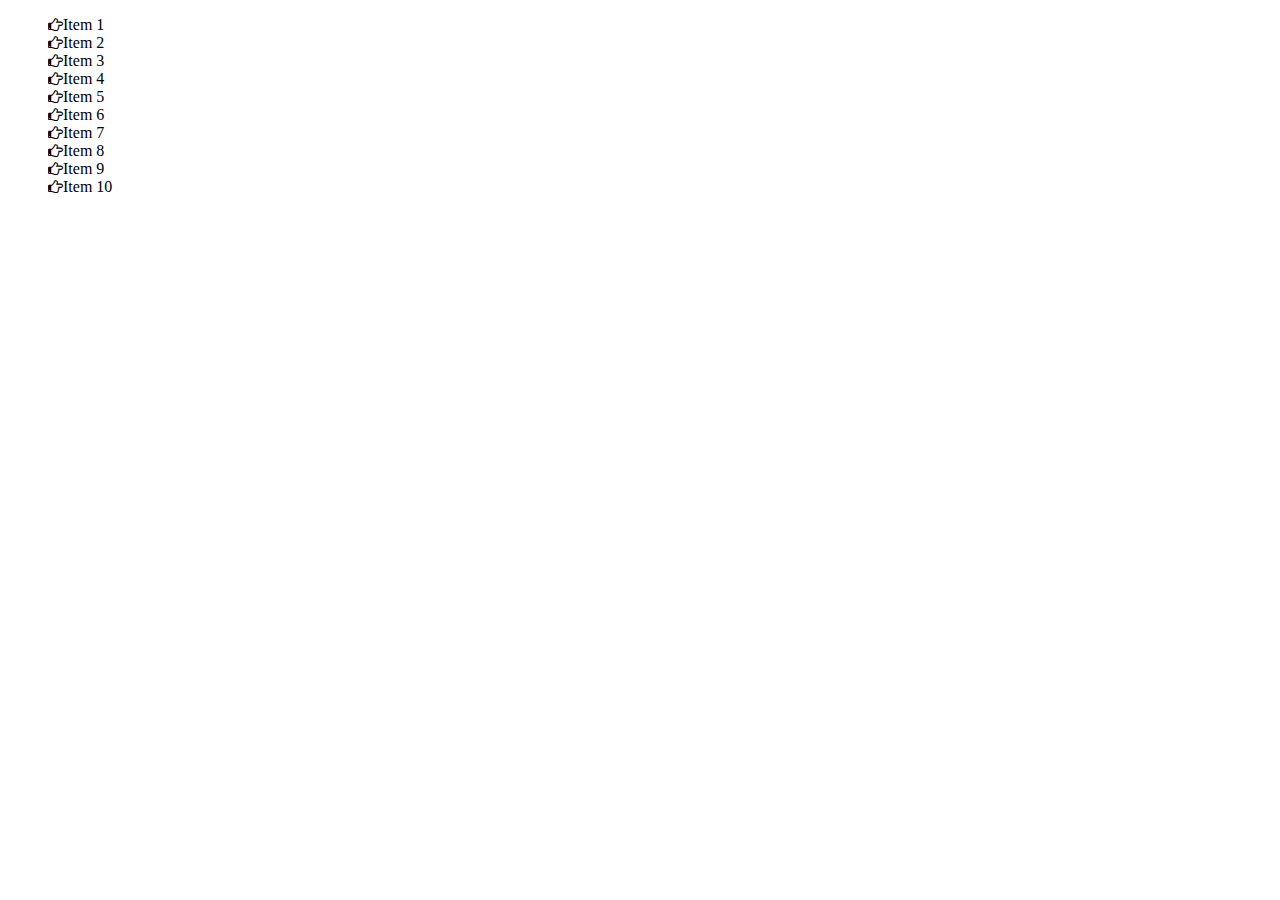
<file: bullet-list/index.html>
<!DOCTYPE html>
<html lang="en">
<head>
    <meta charset="UTF-8">
    <title>Bullet list</title>
    <link href="https://fonts.googleapis.com/css?family=Lato:100,100i,300,300i,400,400i,700,700i,900,900i|Roboto:100,100i,300,300i,400,400i,500,500i,700,700i,900,900i&amp;subset=cyrillic,cyrillic-ext,latin-ext" rel="stylesheet">
    <link rel="stylesheet" href="css/font-awesome.min.css">
    <link rel="stylesheet" href="css/style.css">
</head>
<body>
    <ul>
        <li>Item 1</li>
        <li>Item 2</li>
        <li>Item 3</li>
        <li>Item 4</li>
        <li>Item 5</li>
        <li>Item 6</li>
        <li>Item 7</li>
        <li>Item 8</li>
        <li>Item 9</li>
        <li>Item 10</li>
    </ul>
</body>
</html>
</file>
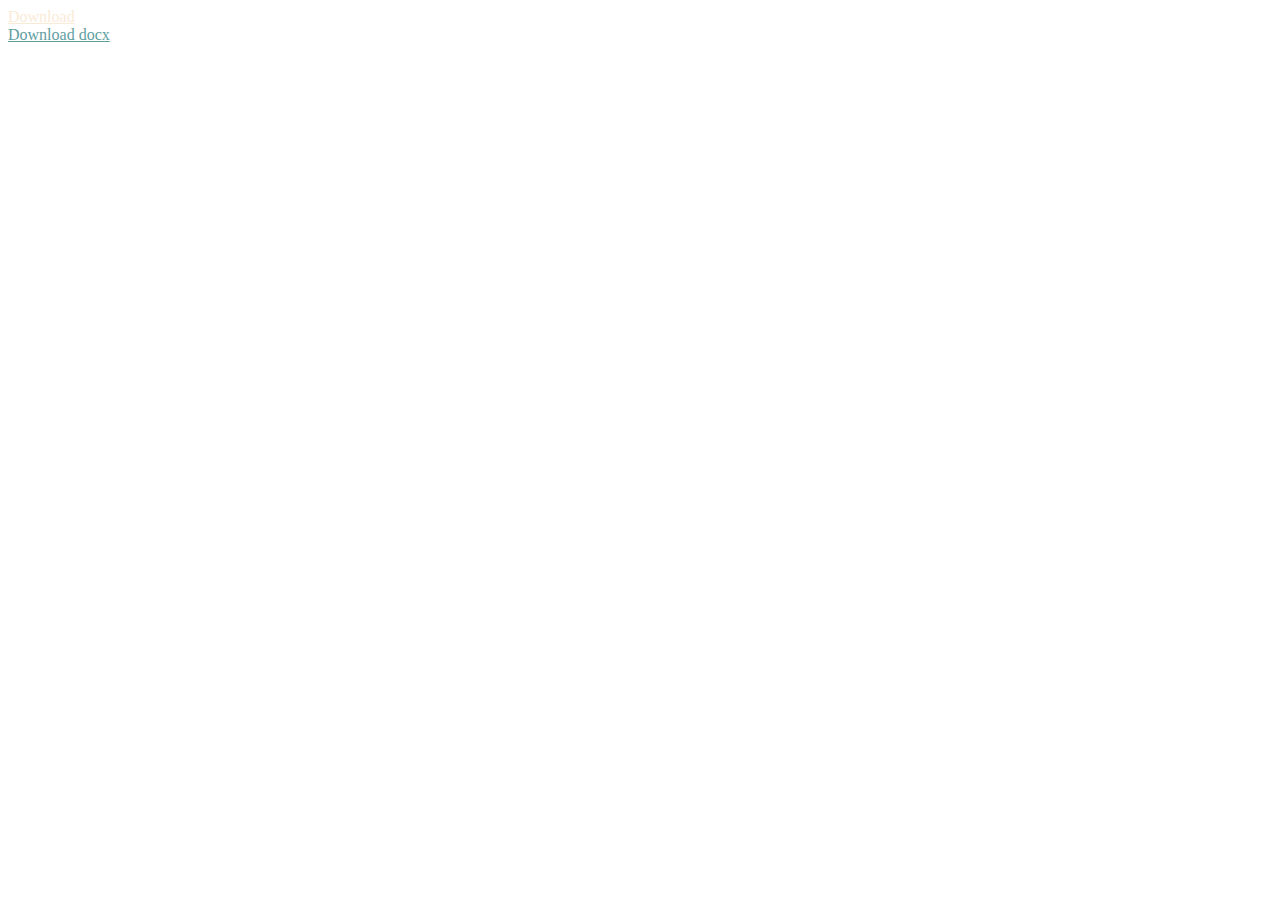
<file: download-link/index.html>
<!DOCTYPE html>
<html lang="en">
<head>
    <meta charset="UTF-8">
    <title>Download link</title>
    <link rel="stylesheet" href="css/style.css">
</head>
<body>
    <a href="img/F_RZxcW64vM.jpg" download>Download</a>
    
    <a href="img/example.docx" download>Download docx</a>
</body>
</html>
</file>
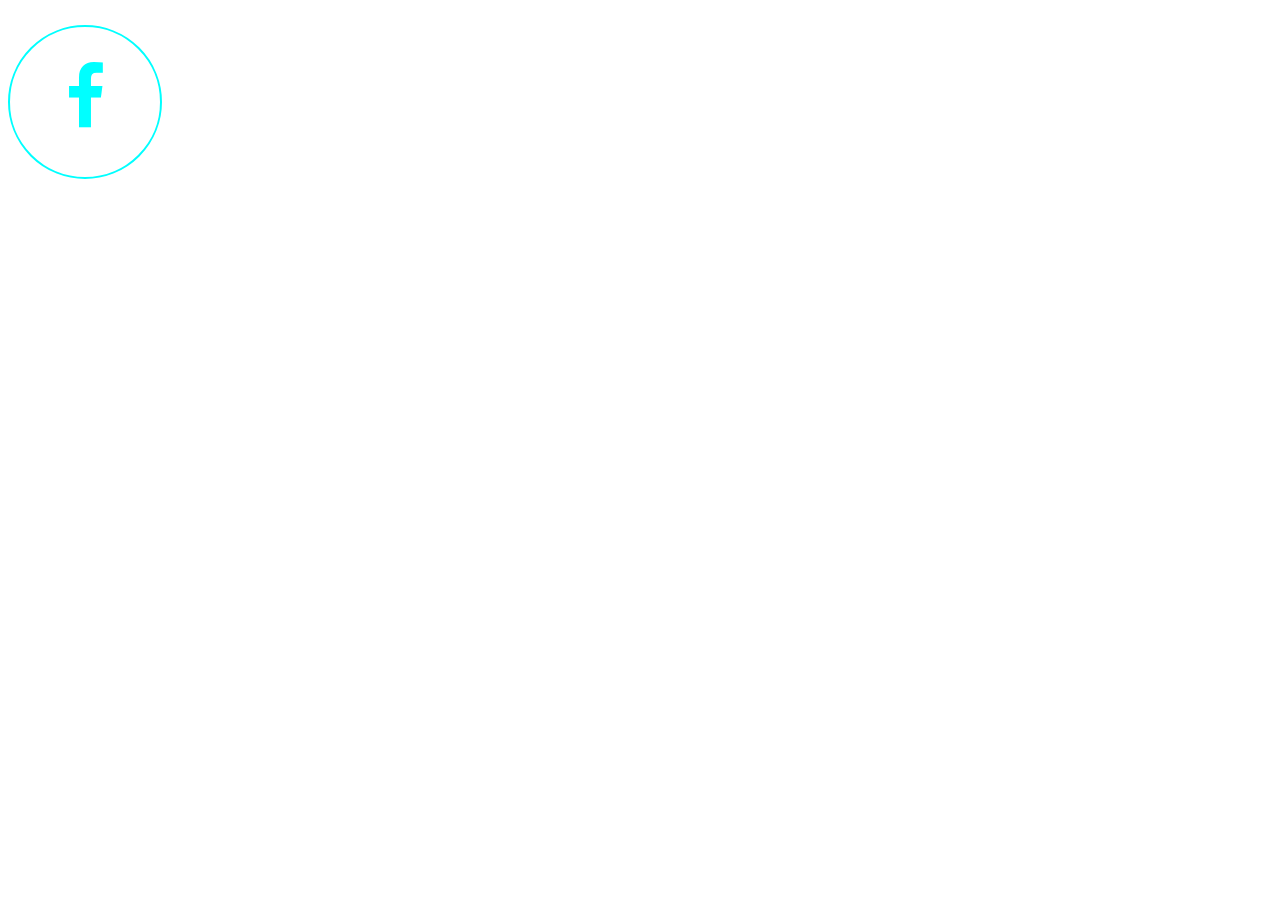
<file: facebookicon/index.html>
<!DOCTYPE html>
<html lang="en">
<head>
    <meta charset="UTF-8">
    <title>Facebookicon</title>
    <link href="https://fonts.googleapis.com/css?family=Lato:100,100i,300,300i,400,400i,700,700i,900,900i|Roboto:100,100i,300,300i,400,400i,500,500i,700,700i,900,900i&amp;subset=cyrillic,cyrillic-ext,latin-ext" rel="stylesheet">
    <link rel="stylesheet" href="css/font-awesome.min.css">
    <link rel="stylesheet" href="css/style.css">
</head>
<body>
    <div id="circle">
        <a href="https://www.facebook.com/" class="face-icon"></a>
    </div>
</body>
</html>
</file>
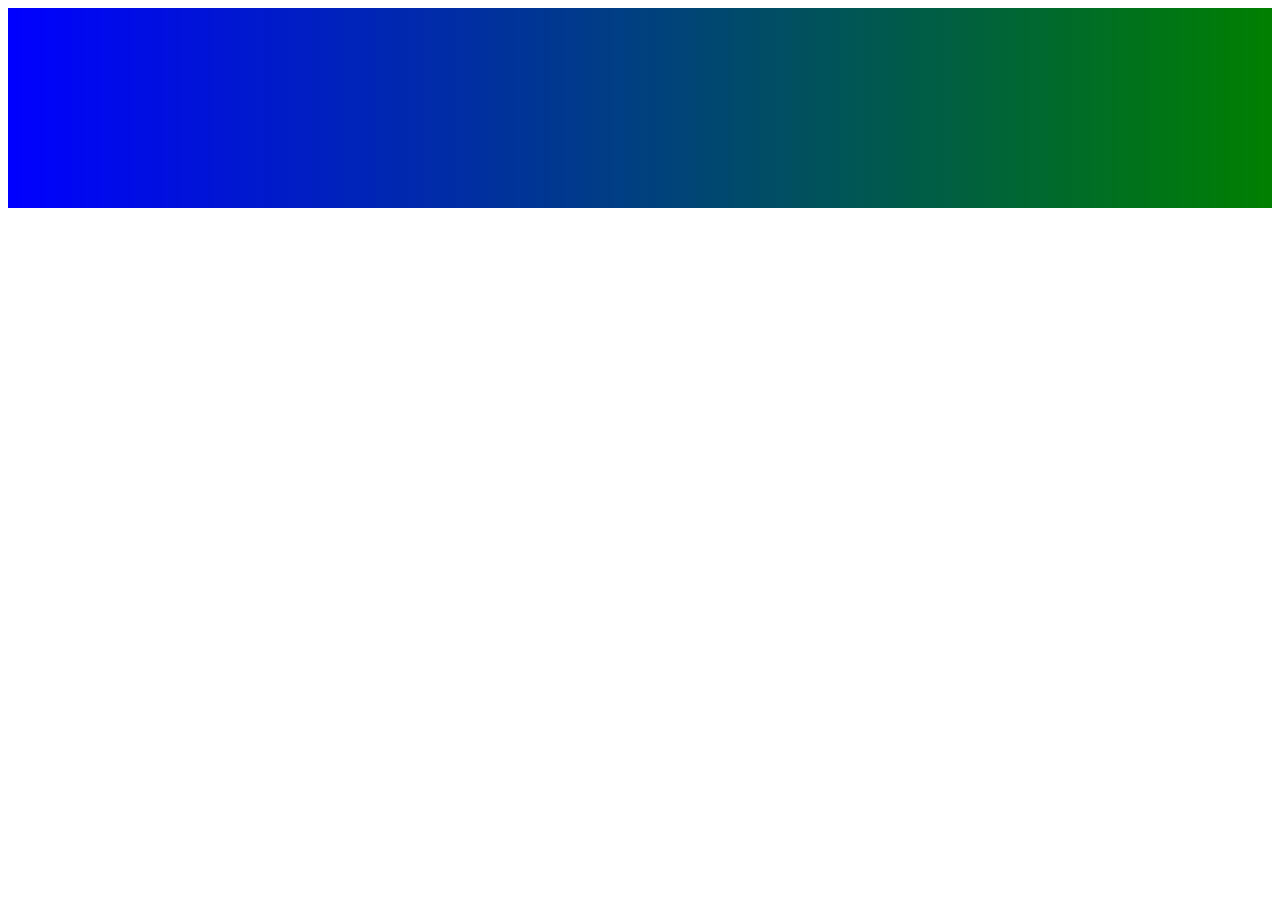
<file: gradient/index.html>
<!DOCTYPE html>
<html lang="en">
<head>
    <meta charset="UTF-8">
    <title>Gradient</title>
    <link rel="stylesheet" href="css/style.css">
</head>
<body>
    <div class="gradient">
    </div>
</body>
</html>
</file>
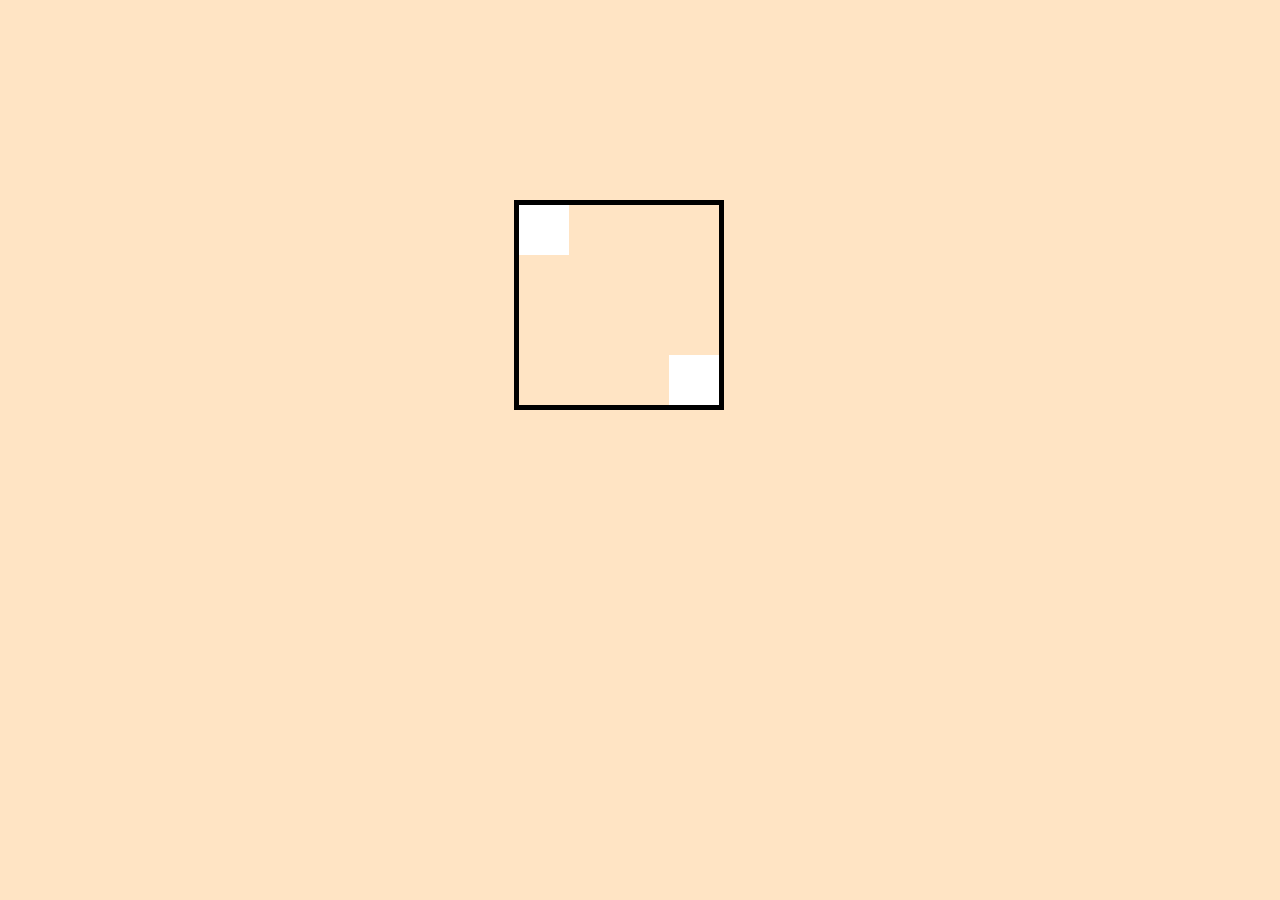
<file: loading/index.html>
<!DOCTYPE html>
<html lang="en">
<head>
    <meta charset="UTF-8">
    <title>Loading</title>
    <link rel="stylesheet" href="css/style.css">
</head>
<body>
    <div id="main-container">
        <div id="trans1" class="translate">
            <div id="scq1" class="kwa">
            <div id="rotate1" class="rotate">
            </div>
            </div>
        </div>
        <div id="trans2" class="translate">
            <div id="scq2" class="kwa">
            <div id="rotate2" class="rotate"></div>
            </div>
                </div>
        </div>
</body>
</html>
</file>
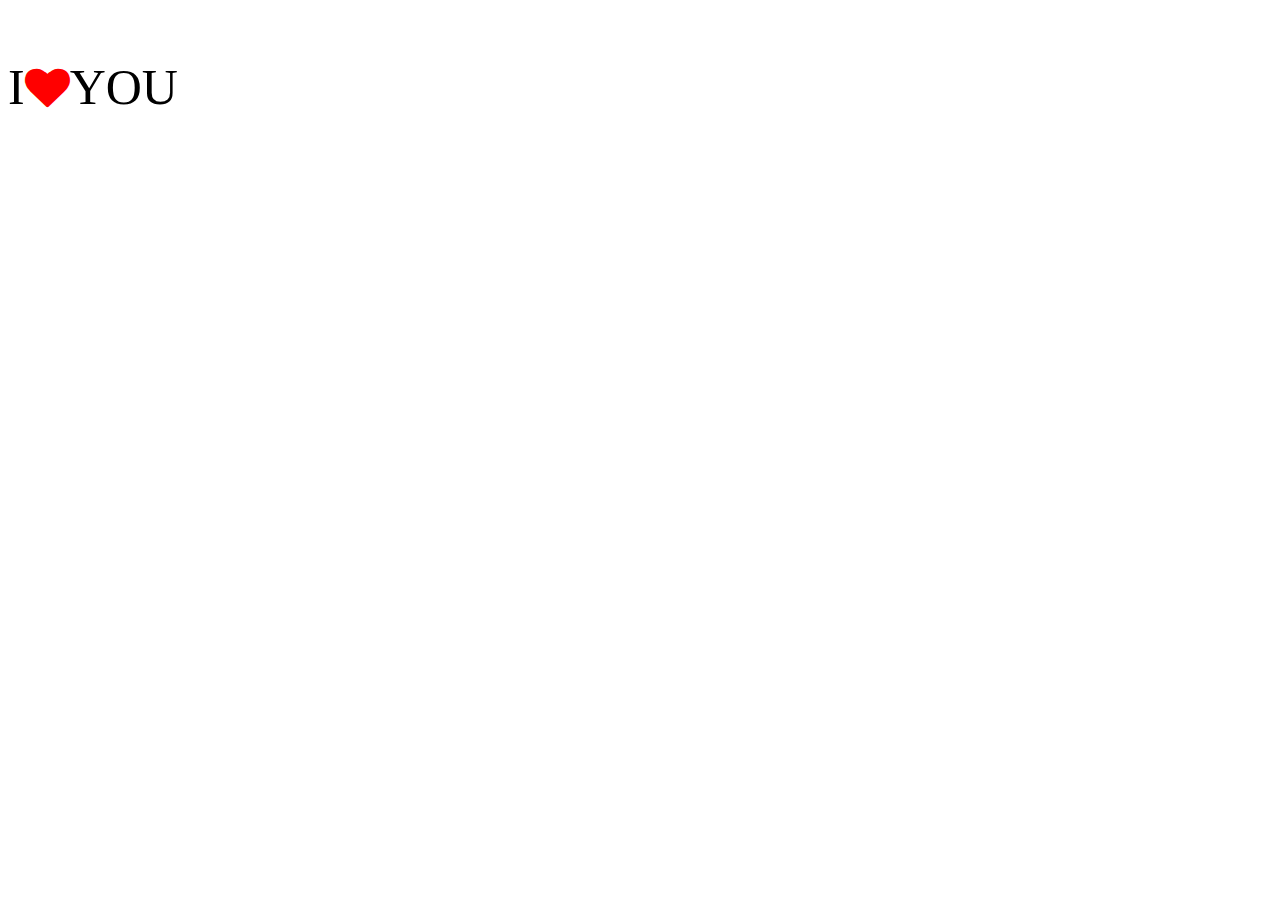
<file: love/index.html>
<!DOCTYPE html>
<html lang="en">
<head>
    <meta charset="UTF-8">
    <title>Love</title>
    <link href="https://fonts.googleapis.com/css?family=Lato:100,100i,300,300i,400,400i,700,700i,900,900i|Roboto:100,100i,300,300i,400,400i,500,500i,700,700i,900,900i&amp;subset=cyrillic,cyrillic-ext,latin-ext" rel="stylesheet">
    <link rel="stylesheet" href="css/font-awesome.min.css">
    <link rel="stylesheet" href="css/style.css">
</head>
<body>
    <p id="after">I<i class="fa fa-heart" id="pulse"></i>YOU</p>

</body>
</html>
</file>
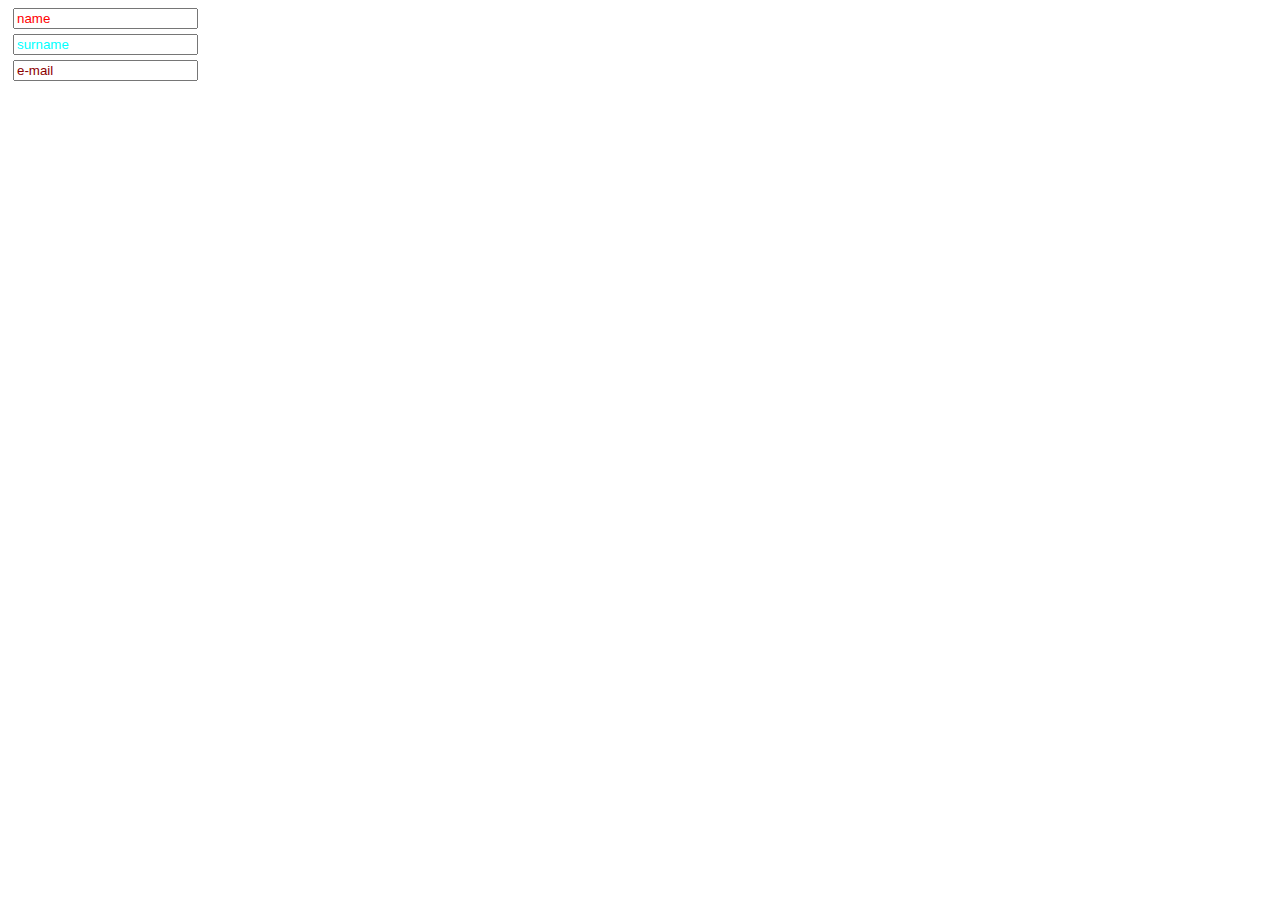
<file: placeholder/index.html>
<!DOCTYPE html>
<html lang="en">
<head>
    <meta charset="UTF-8">
    <title>Placeholder</title>
    <link rel="stylesheet" href="css/style.css">
</head>
<body>
    <form action="post">
        <input type="text" placeholder="name" class="first">
        <input type="text" placeholder="surname" class="second">
        <input type="text" placeholder="e-mail" class="third">
    </form>
</body>
</html>
</file>
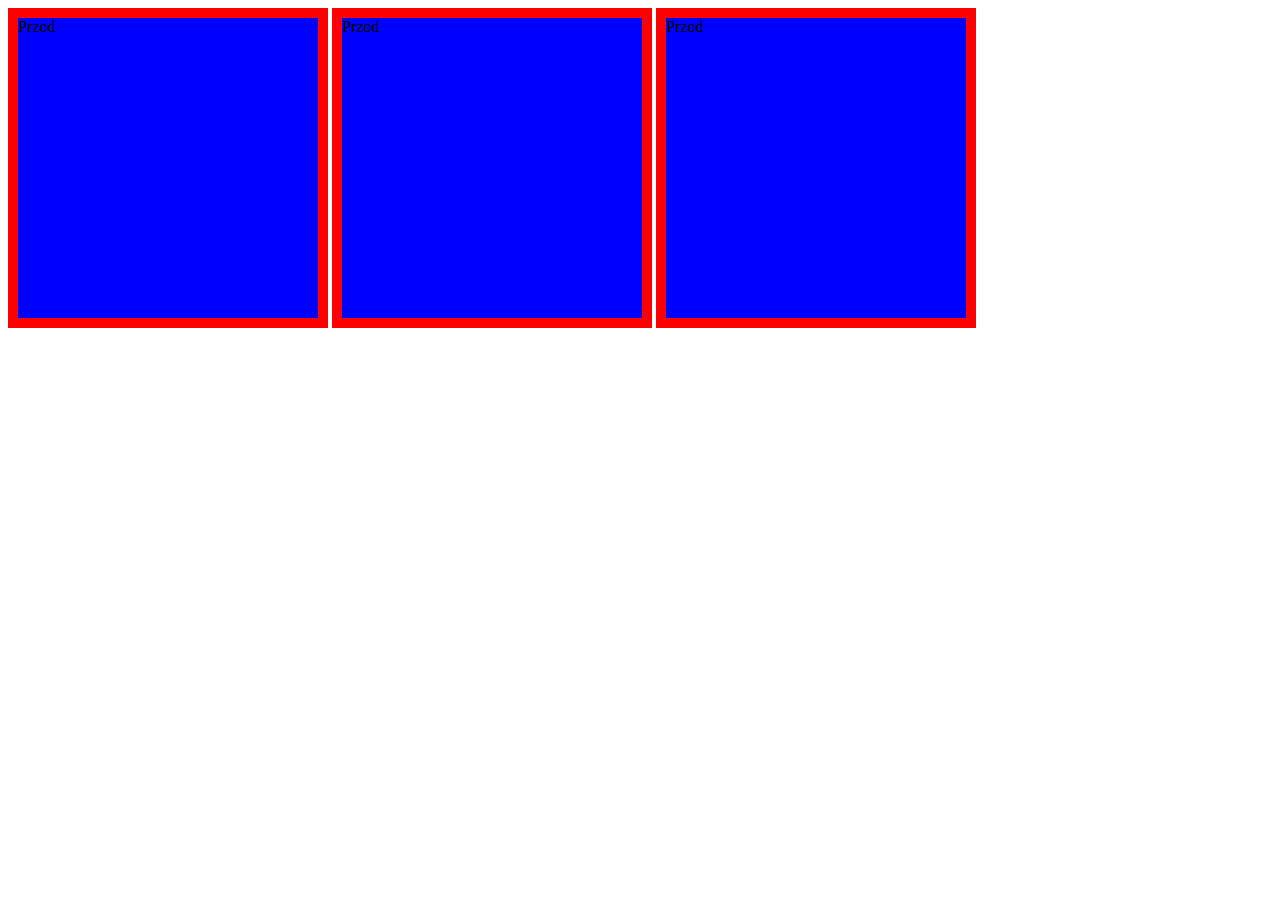
<file: squares/index.html>
<!DOCTYPE html>
<html lang="en">
<head>
    <meta charset="UTF-8">
    <title>Squares</title>
    <link rel="stylesheet" href="css/style.css">
</head>
<body>
    <div id="div">
        <div id="div1">Przod</div>
        <div id="div2">Tyl</div>
    </div> 
       <div id="div">
        <div id="div1">Przod</div>
        <div id="div2">Tyl</div>
    </div> 
       <div id="div">
        <div id="div1">Przod</div>
        <div id="div2">Tyl</div>
    </div>
</body>
</html>
</file>
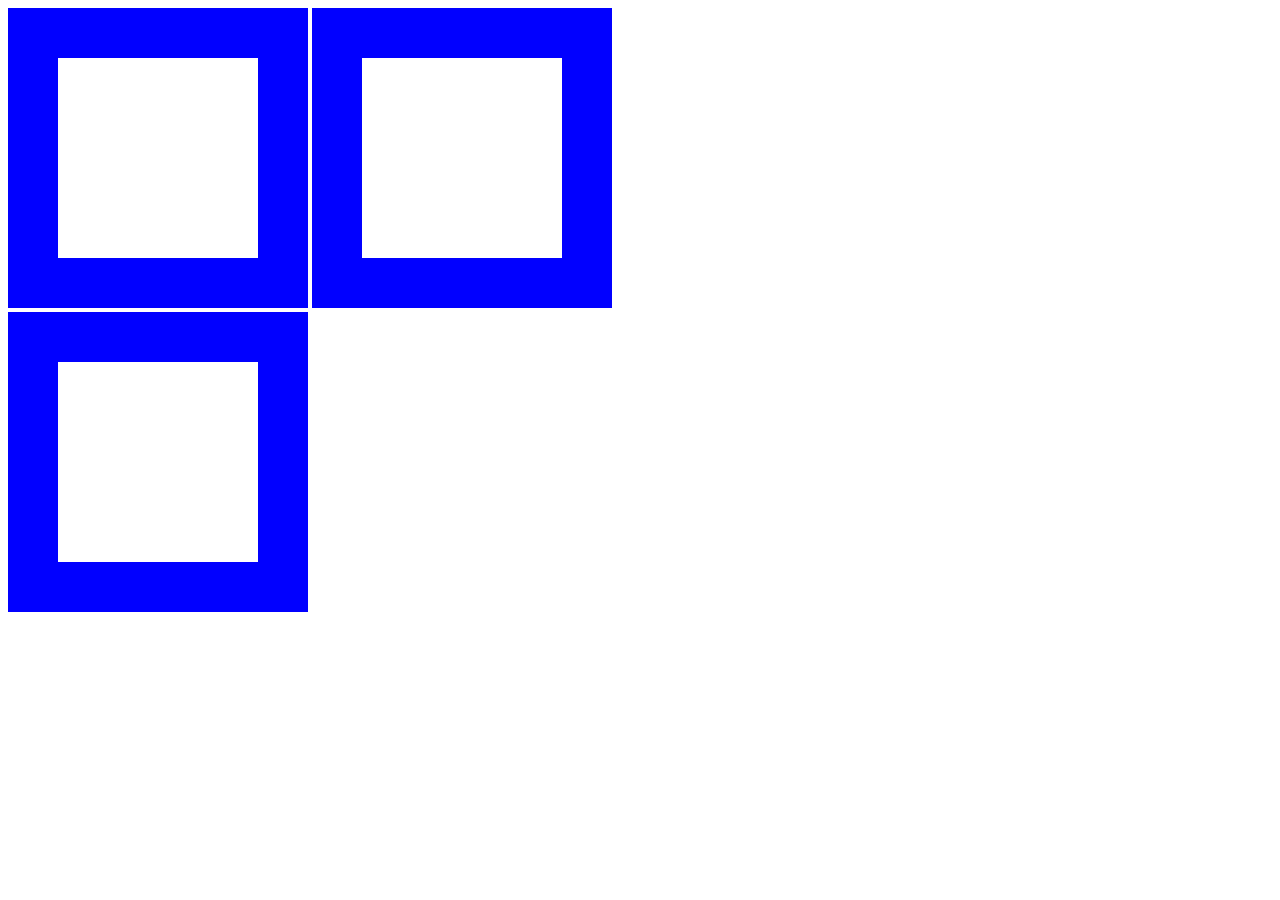
<file: ver-hor-divs/index.html>
<!DOCTYPE html>
<html lang="en">

<head>
    <meta charset="UTF-8">
    <title>Hor-Ver-Divs</title>
    <link rel="stylesheet" href="css/style.css">
</head>

<body>
    <div class="div1">
        <div class="div2">
        </div>
    </div>
    <div class="div1">
        <div class="div3">
        </div>
    </div>
    <div class="div5">
        <div class="div4">
        </div>
    </div>
</body>

</html>
</file>
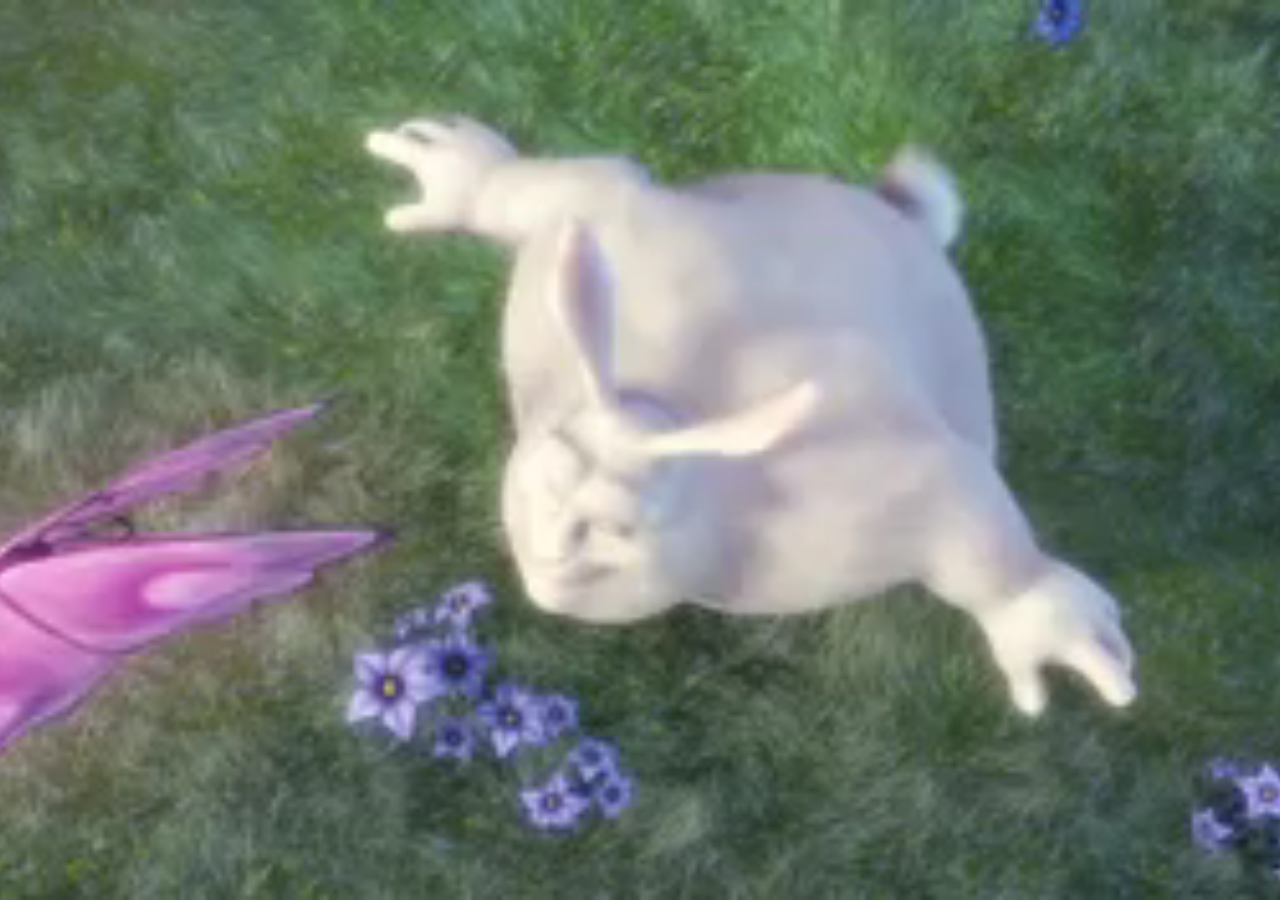
<file: video/index.html>
<!DOCTYPE html>
<html lang="en">
<head>
    <meta charset="UTF-8">
    <title>Video</title>
    <link rel="stylesheet" href="css/style.css">
</head>
<body>
  <div id="video">
      <video autoplay>
      <source src="video/mov_bbb.mp4" type="video/mp4">
      <source src="video/mov_bbb.mp4" type="video/ogg">
      Your browser does not support the video tag.
      </video>
  </div>
</body>
</html>
</file>
<file: download-link/css/style.css>
a {
    color: antiquewhite;
    display: block;
}

a[href$=".docx"] {
    color: cadetblue;
}
</file>
<file: facebookicon/css/style.css>
#circle {
    border-radius: 50%;
    height: 150px;
    width: 150px;
    border: 2px solid aqua;
    text-align: center;
    margin-top: 25px;
}

a {
    padding-top: 35px; 
    padding-bottom: 35px;
    text-decoration: none;
    display: block;
    color: aqua;
}

.face-icon::before {
    content: "\f09a";
    font-family: 'fontawesome';
    font-size: 70px;
}

a:hover {
   color: #fff;
   transition: all 1s;
}

#circle:hover {
    background-color: aqua;
    transition: all 1s;
}
</file>
<file: gradient/css/style.css>
.gradient {
    height: 200px;
    background-image: linear-gradient(to right, blue, green);
}
</file>
<file: loading/css/style.css>
body {
    background-color: bisque;
}

#main-container {
    position: relative;
    left: 40%;
    margin-top: 200px;
    width: 200px;
    height: 200px;
    border: 5px solid black;
}

.translate {
    width: 50px;
    height: 50px;
    position: absolute;

}

#trans1 {
    animation-name: trans;
    animation-duration: 10s;
    animation-iteration-count: infinite;
}


.kwa {
    width: 100%;
    height: 100%;
    position: absolute;
    animation-name: kwa;
    animation-duration: 8s;
    animation-iteration-count: infinite;
}

.rotate {
    width: 100%;
    height: 100%;
    position: absolute;
    background-color: #fff;
    animation-name: scal;
    animation-duration: 2s;
    animation-iteration-count: infinite;
}

#trans2 {
    bottom: 0;
    right: 0;
    animation-name: trans2;
    animation-duration: 10s;
    animation-iteration-count: infinite;
}

@keyframes scal {
    0%, 100% {
        transform: scale(0.5)
    }
    
    50% {
        transform: scale(1)
    }
}

@keyframes kwa {
    25%{
        transform: rotate(45deg)
    }
    
    50% { 
        transform: rotate(90deg)
    }
    
    75% {
        transform: rotate(135deg)
    }
    
    100% {
        transform: rotate(180deg)
    }
}

@keyframes trans {
    25% {
        left: 0px;
        bottom: 140px;
    }
    
    50% {
        right: 0px;
        bottom: 0px;
    }
    
    75% {
        right: 0px;
        bottom: 50px;
    }
    
    100% {
        right: 140px;
        top: 0px;
    }
}

@keyframes trans2 {
    25% {
        right: 0;
        bottom: 0;
    }
    
    50% {
        right: 0;
        bottom: 50px;
    }
    
    75% {
        top: 0;
        left: 0;
    }
    
    100% {
        left: 50px;
        bottom: 0;
    }
}
</file>
<file: placeholder/css/style.css>
input {
    display: block;
    margin: 5px;
}

.first::placeholder {
    color: red;
}

.second::placeholder {
    color: aqua
}

.third::placeholder {
    color: darkred;
}
</file>
<file: squares/css/style.css>
div {
    display: inline-block;
}

#div {
    width: 300px;
    height: 300px;
    border: 10px solid red;
    position: relative;
}

#div:hover > #div1 {
    transform: rotateY(180deg)
}

#div:hover > #div2 {
    transform: rotateY(0deg)
}

#div1 {
    background-color: blue;
    height: 100%;
    width: 100%;
    position: absolute;
    z-index: 1;
    transition: all 2s;
    backface-visibility: hidden;
}

#div2 {
    background-color: orange;
    height: 100%;
    width: 100%;
    position: absolute;
    transition: all 2s;
    transform: rotateY(180deg)
}
</file>
<file: ver-hor-divs/css/style.css>
.div1 {
    width: 300px;
    height: 300px;
    background-color: #0100ff;
    display: inline-block;
    position: relative;
}

.div5 {
    width: 300px;
    height: 300px;
    background-color: #0100ff;
    display: flex;
    justify-content: center;
    position: relative;
}

.div2, .div3 {
    width: 200px;
    height: 200px;
    background-color: #fff;   
}

.div2 {
    transform: translate(50px, 50px)
}

.div3 {
    margin-left: 50px;
    margin-top: 50px;
}

.div4 {
    background-color: #fff;
    width: 200px;
    margin: 50px;
}
</file>
<file: video/css/style.css>
body {
    margin: 0;
}



video {
    object-fit: cover;
    width: 100%;
    height: 100vh;
}
</file>
<file: bullet-list/css/style.css>
li {
    list-style-type: none;
}

li::before {
    content: "\f0a4";
    font-family: 'fontawesome';
    font-size: 15px;
}
</file>
<file: love/css/style.css>
p {
    display: inline-block;
    font-size: 50px;
    text-align: center;
}

#pulse {
    font-family: 'FontAwesome';
    font-size: 45px;
    color: red;
    animation-name: pulse;
    animation-duration: 2s;
    animation-iteration-count: infinite;
}

@keyframes pulse {
    0%, 100% {
        transform: scale(0.5);
    }
    
    50% {
        transform: scale(1);
    }
}
</file>
